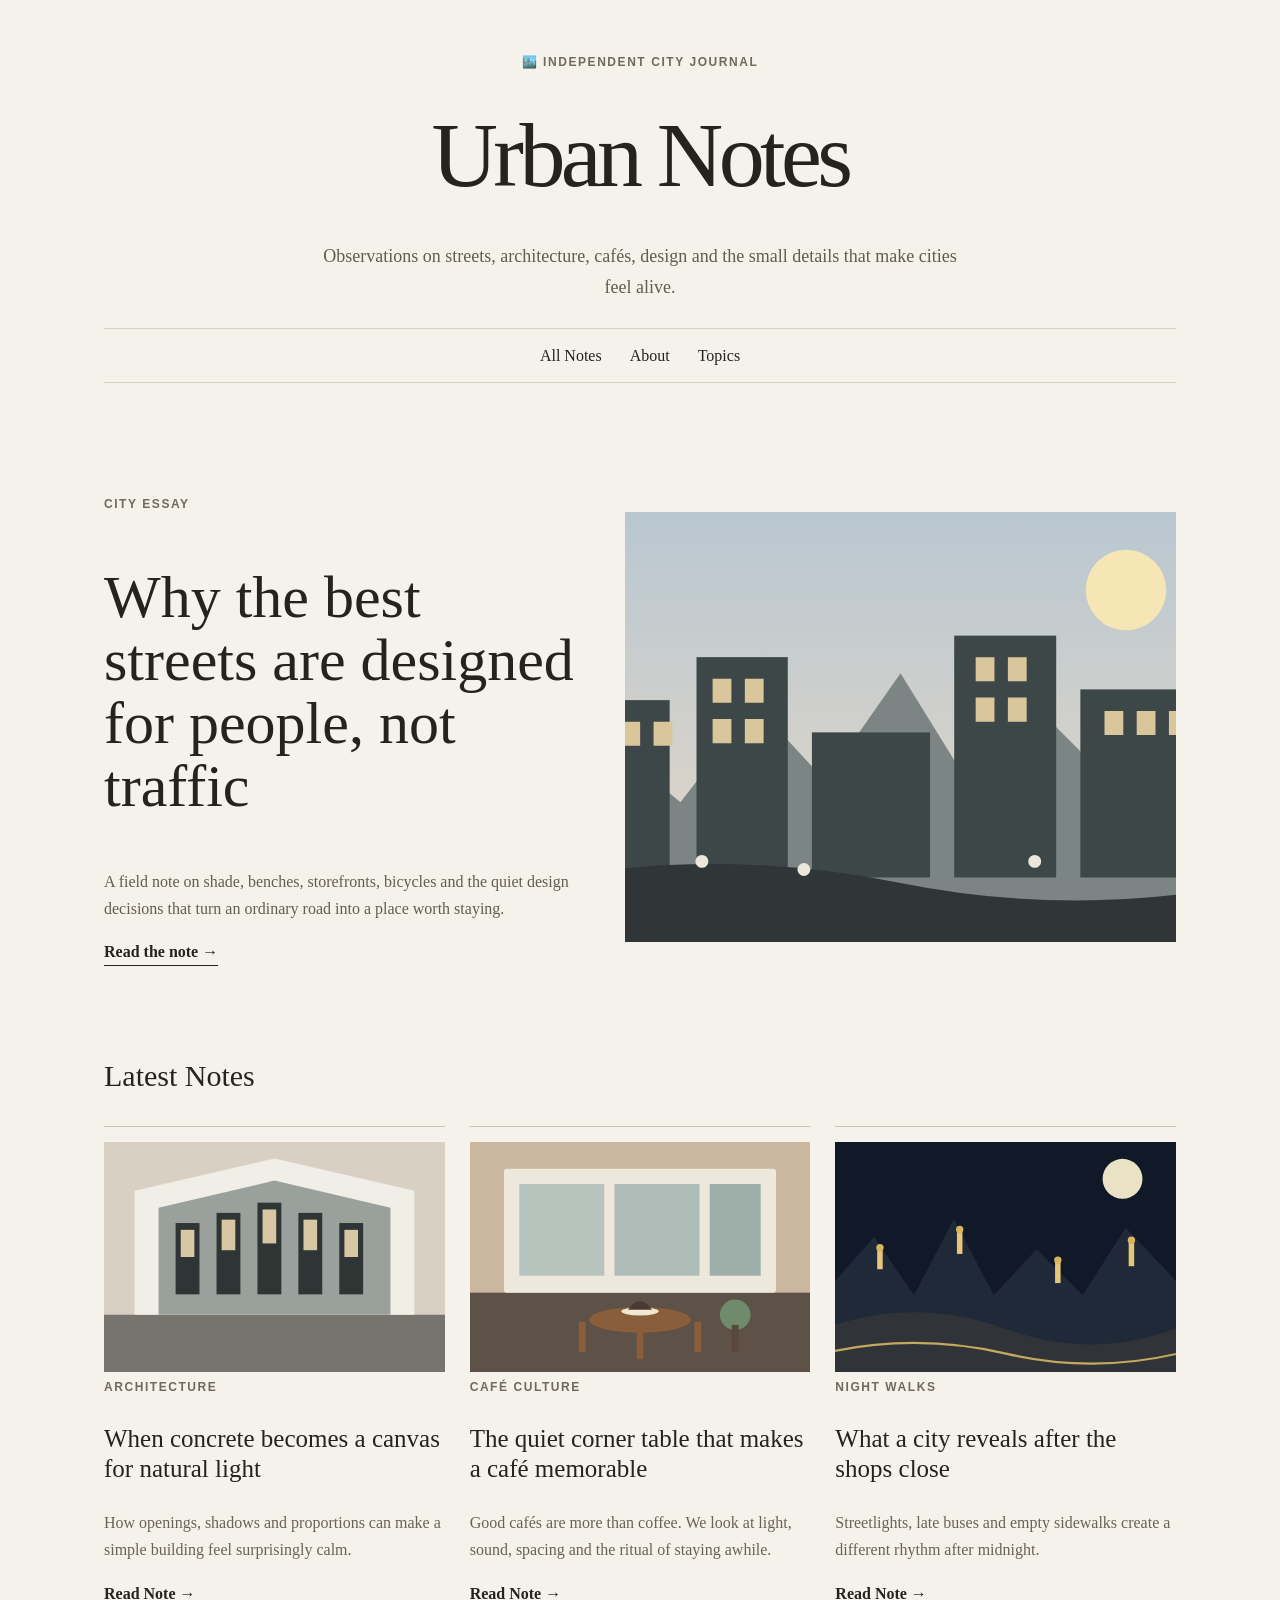
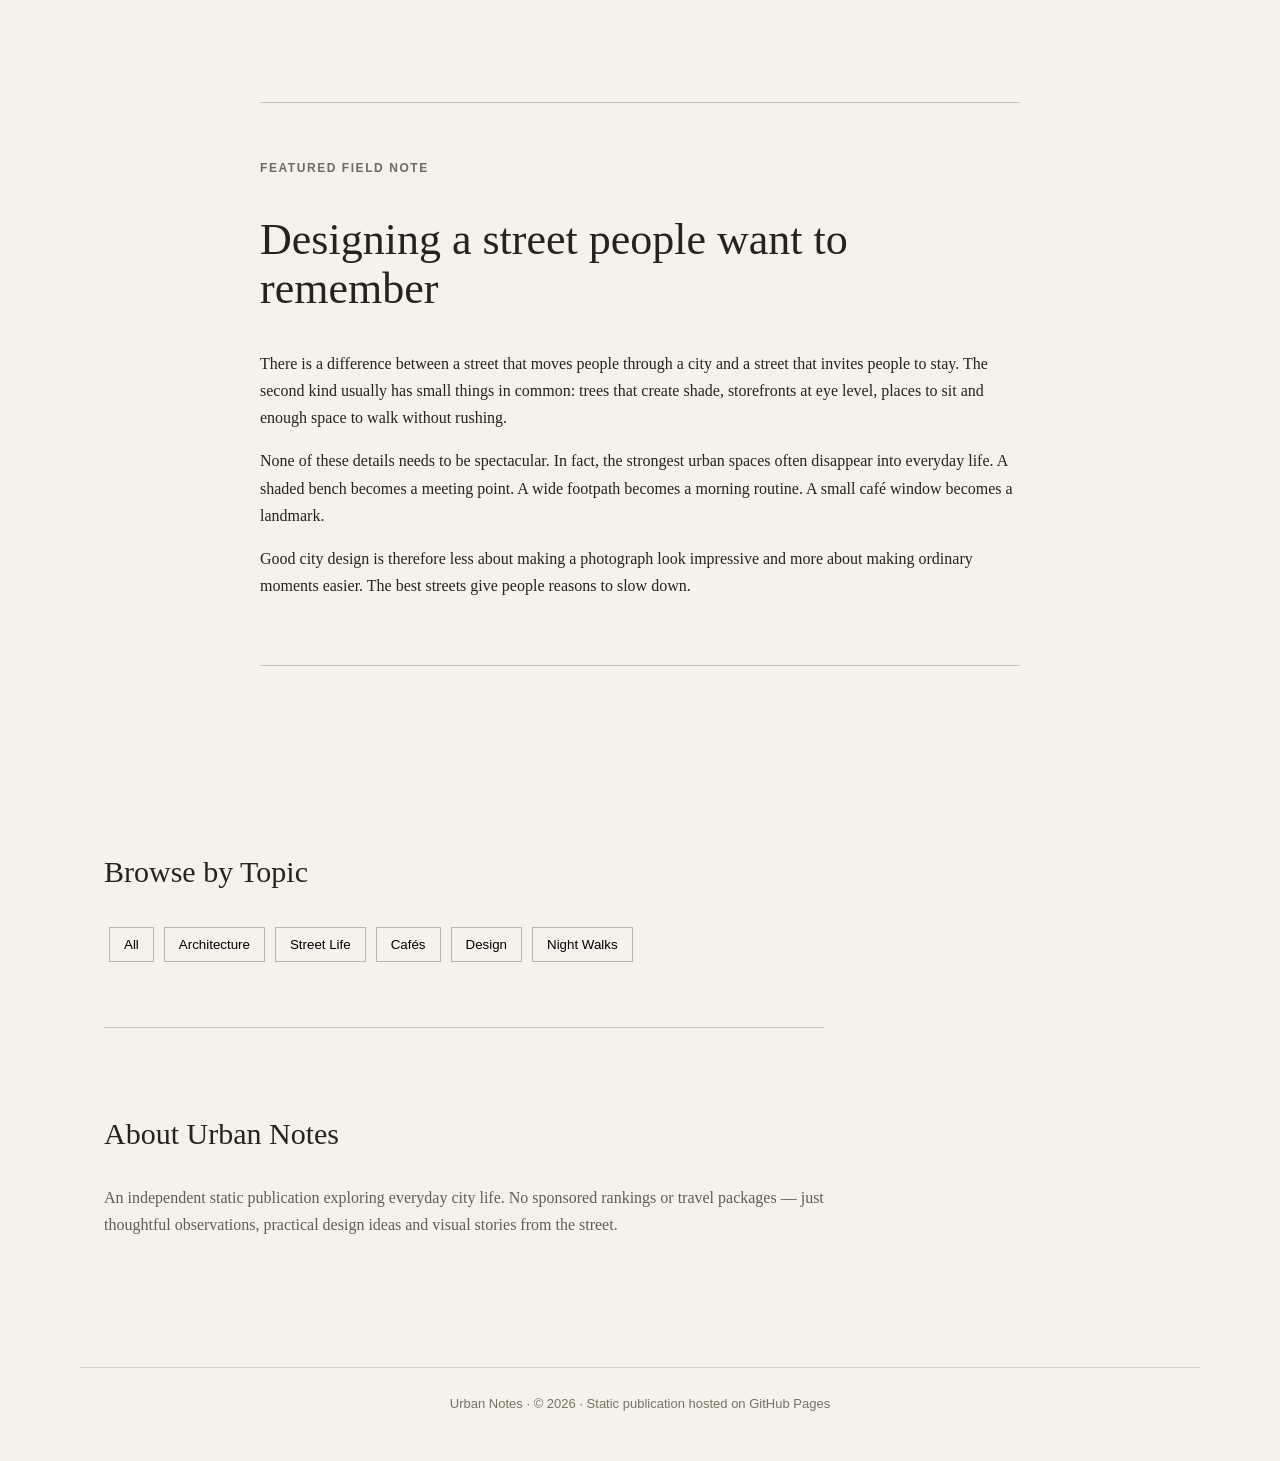
<file: index.html>
<!DOCTYPE html>
<html lang="en">
<head>
<meta charset="UTF-8">
<meta name="viewport" content="width=device-width, initial-scale=1.0">
<meta name="google-site-verification" content="MZsTvOHfMq1K_aSkRhPZpHzha0nGwH0PlWEfpjPxK7Q" />
<title>Urban Notes — City Life, Design & Culture</title>
<meta name="description" content="Urban Notes is an independent visual journal about city life, architecture, design, cafés, streets and everyday culture.">
<meta name="keywords" content="urban design, city life, architecture, street photography, cafes, culture">
<link rel="canonical" href="https://gaikwadswapnil7599-bot.github.io/Urban-notes/">
<link rel="stylesheet" href="style.css">
<script type="application/ld+json">
{"@context":"https://schema.org","@type":"Blog","name":"Urban Notes","description":"An independent journal about city life, architecture, design and culture.","url":"https://gaikwadswapnil7599-bot.github.io/Urban-notes/"}
</script>
</head>
<body>
<header>
  <div class="eyebrow">🏙️ Independent City Journal</div>
  <h1>Urban Notes</h1>
  <p class="tagline">Observations on streets, architecture, cafés, design and the small details that make cities feel alive.</p>
  <nav><a href="#notes">All Notes</a><a href="#about">About</a><a href="#topics">Topics</a></nav>
</header>

<main>
<section class="hero">
  <div>
    <span class="label">CITY ESSAY</span>
    <h2>Why the best streets are designed for people, not traffic</h2>
    <p>A field note on shade, benches, storefronts, bicycles and the quiet design decisions that turn an ordinary road into a place worth staying.</p>
    <a class="read" href="#essay">Read the note →</a>
  </div>
  <img src="images/city.svg" alt="Modern city street with pedestrians and buildings">
</section>

<section id="notes" class="section">
<h2>Latest Notes</h2>
<div class="grid">
<article><img src="images/architecture.svg" alt="Modern architecture"><span>Architecture</span><h3>When concrete becomes a canvas for natural light</h3><p>How openings, shadows and proportions can make a simple building feel surprisingly calm.</p><a href="#essay">Read Note →</a></article>
<article><img src="images/cafe.svg" alt="Quiet urban cafe"><span>Café Culture</span><h3>The quiet corner table that makes a café memorable</h3><p>Good cafés are more than coffee. We look at light, sound, spacing and the ritual of staying awhile.</p><a href="#essay">Read Note →</a></article>
<article><img src="images/night.svg" alt="City street at night"><span>Night Walks</span><h3>What a city reveals after the shops close</h3><p>Streetlights, late buses and empty sidewalks create a different rhythm after midnight.</p><a href="#essay">Read Note →</a></article>
</div>
</section>

<section id="essay" class="essay">
<span class="label">FEATURED FIELD NOTE</span>
<h2>Designing a street people want to remember</h2>
<p>There is a difference between a street that moves people through a city and a street that invites people to stay. The second kind usually has small things in common: trees that create shade, storefronts at eye level, places to sit and enough space to walk without rushing.</p>
<p>None of these details needs to be spectacular. In fact, the strongest urban spaces often disappear into everyday life. A shaded bench becomes a meeting point. A wide footpath becomes a morning routine. A small café window becomes a landmark.</p>
<p>Good city design is therefore less about making a photograph look impressive and more about making ordinary moments easier. The best streets give people reasons to slow down.</p>
</section>

<section id="topics" class="topics"><h2>Browse by Topic</h2><div><button>All</button><button>Architecture</button><button>Street Life</button><button>Cafés</button><button>Design</button><button>Night Walks</button></div></section>

<section id="about" class="about"><h2>About Urban Notes</h2><p>An independent static publication exploring everyday city life. No sponsored rankings or travel packages — just thoughtful observations, practical design ideas and visual stories from the street.</p></section>
</main>
<footer>Urban Notes · © 2026 · Static publication hosted on GitHub Pages</footer>
<script src="script.js"></script>
</body>
</html>
</file>
<file: style.css>
*{box-sizing:border-box}body{margin:0;background:#f5f2eb;color:#24231f;font-family:Georgia,serif;line-height:1.7}header,main,footer{max-width:1120px;margin:auto;padding:28px 24px}.eyebrow,.label,article span{font:700 12px Arial,sans-serif;letter-spacing:.13em;text-transform:uppercase;color:#71695d}header{text-align:center;padding-top:55px}h1{font-size:clamp(48px,8vw,92px);margin:8px 0;font-weight:500;letter-spacing:-.05em}.tagline{max-width:650px;margin:auto;color:#625d54;font-size:18px}nav{display:flex;justify-content:center;gap:28px;margin-top:25px;border-top:1px solid #d7d0c4;border-bottom:1px solid #d7d0c4;padding:13px}a{color:inherit;text-decoration:none}nav a:hover,.read:hover,article a:hover{opacity:.6}.hero{margin-top:50px;display:grid;grid-template-columns:1fr 1.15fr;gap:42px;align-items:center}.hero img,.grid img{width:100%;display:block;object-fit:cover}.hero img{height:430px}.hero h2{font-size:clamp(35px,5vw,60px);line-height:1.05;font-weight:500}.hero p{color:#625d54}.read{font-weight:bold;border-bottom:1px solid #24231f;padding-bottom:5px}.section{margin-top:85px}.section>h2,.topics h2,.about h2{font-size:30px;font-weight:500}.grid{display:grid;grid-template-columns:repeat(3,1fr);gap:25px}.grid img{height:230px}.grid article{border-top:1px solid #cbc3b6;padding-top:15px}.grid h3{font-size:25px;line-height:1.2;font-weight:500}.grid p{color:#696257}.grid a{font-weight:bold}.essay{max-width:760px;margin:95px auto;padding:50px 0;border-top:1px solid #cbc3b6;border-bottom:1px solid #cbc3b6}.essay h2{font-size:44px;line-height:1.1;font-weight:500}.topics{padding:60px 0}.topics button{background:transparent;border:1px solid #bdb4a6;padding:9px 14px;margin:5px;font-family:Arial;cursor:pointer}.topics button:hover{background:#24231f;color:#fff}.about{border-top:1px solid #cbc3b6;padding:55px 0;max-width:720px}.about p{color:#625d54}footer{border-top:1px solid #d7d0c4;text-align:center;color:#777064;font:13px Arial,sans-serif;margin-top:30px;padding-bottom:50px}@media(max-width:750px){.hero,.grid{grid-template-columns:1fr}.hero img{height:300px}.grid img{height:260px}header{padding-top:30px}.essay h2{font-size:36px}}
</file>
